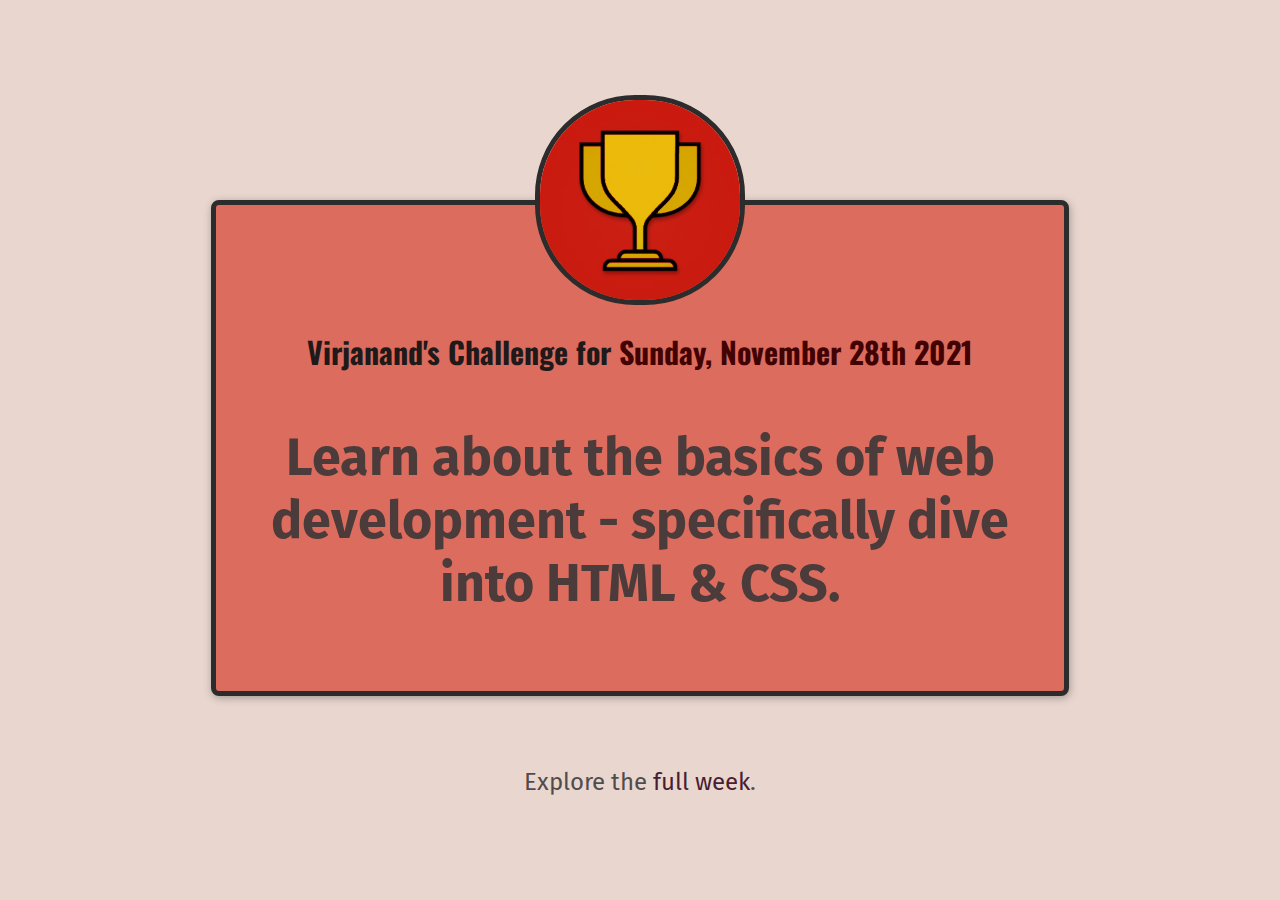
<file: index.html>
<!DOCTYPE html>
<html lang="en">
  <head>
    <meta charset="UTF-8" />
    <meta name="viewport" content="width=device-width, initial-scale=1.0" />
    <link rel="preconnect" href="https://fonts.googleapis.com" />
    <link rel="preconnect" href="https://fonts.gstatic.com" crossorigin />
    <link
      href="https://fonts.googleapis.com/css2?family=Fira+Sans:wght@400;700&family=Oswald:wght@700&display=swap"
      rel="stylesheet"
    />
    <link rel="stylesheet" href="styles/shared.css" />
    <link rel="stylesheet" href="styles/daily-challenge.css" />
    <link rel="icon" href="images/favicon.ico" type="image/x-icon" />
    <title>My Daily Challenge</title>
  </head>
  <body>
    <main>
      <img src="images/challenges-trophy.jpg" alt="A trophy" />
      <h1>Virjanand's Challenge for <span>Sunday, November 28th 2021</span></h1>
      <p id="todays-challenge">
        Learn about the basics of web development - specifically dive into HTML
        & CSS.
      </p>
    </main>
    <footer>
      <p>Explore the <a href="full-week.html">full week</a>.</p>
    </footer>
  </body>
</html>
</file>
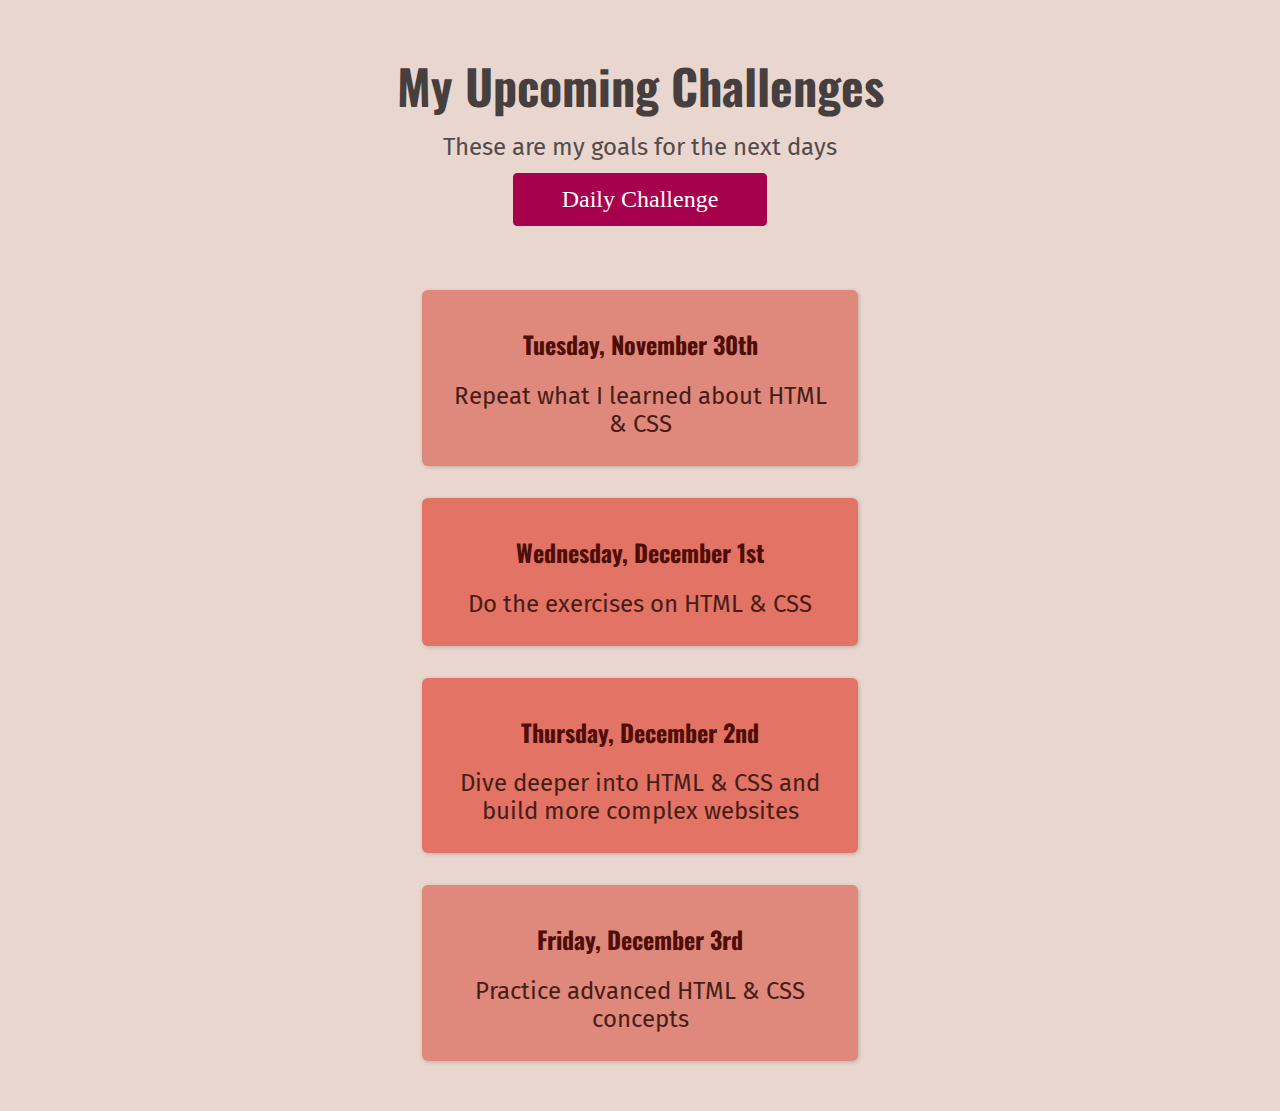
<file: full-week.html>
<!DOCTYPE html>
<html lang="en">
  <head>
    <meta charset="UTF-8" />
    <meta name="viewport" content="width=device-width, initial-scale=1.0" />
    <link rel="preconnect" href="https://fonts.googleapis.com" />
    <link rel="preconnect" href="https://fonts.gstatic.com" crossorigin />
    <link
      href="https://fonts.googleapis.com/css2?family=Fira+Sans:wght@400;700&family=Oswald:wght@700&display=swap"
      rel="stylesheet"
    />
    <link rel="stylesheet" href="styles/shared.css" />
    <link rel="stylesheet" href="styles/full-week.css" />
    <link rel="icon" href="images/favicon.ico" type="image/x-icon" />
    <title>My Upcoming Challenges</title>
  </head>
  <body>
    <header>
      <h1>My Upcoming Challenges</h1>
      <p id="description">These are my goals for the next days</p>
      <a href="index.html">Daily Challenge</a>
    </header>
    <main>
      <ol>
        <li>
          <h2>Tuesday, November 30th</h2>
          <p>Repeat what I learned about HTML & CSS</p>
        </li>
        <li class="highlight-goal">
          <h2>Wednesday, December 1st</h2>
          <p>Do the exercises on HTML & CSS</p>
        </li>
        <li class="highlight-goal">
          <h2>Thursday, December 2nd</h2>
          <p>Dive deeper into HTML & CSS and build more complex websites</p>
        </li>
        <li>
          <h2>Friday, December 3rd</h2>
          <p>Practice advanced HTML & CSS concepts</p>
        </li>
      </ol>
    </main>
  </body>
</html>
</file>
<file: styles/shared.css>
body {
  text-align: center;
  background-color: rgb(233, 215, 207);
  color: rgb(83, 75, 75);
  margin: 50px;
}

h1 {
  font-family: "Oswald", sans-serif;
}

p {
  font-family: "Fira Sans", sans-serif;
  font-size: 24px;
}

a {
  color: rgb(167, 1, 78);
  text-decoration: none;
}

a:hover {
  text-decoration: underline;
}
</file>
<file: styles/daily-challenge.css>
main {
  width: 800px;
  padding: 24px;
  background-color: rgb(219, 108, 94);
  border: 5px solid rgb(44, 44, 44);
  border-radius: 8px;
  box-shadow: 1px 2px 8px rgb(0, 0, 0, 0.3);
  margin: 200px auto 72px auto;
}

img {
  width: 200px;
  height: 200px;
  border: 5px solid rgb(44, 44, 44);
  border-radius: 100px;
  margin-top: -134px;
}

h1 {
  font-size: 30px;
  color: rgb(31, 25, 25);
}

a {
  color: rgb(73, 29, 50);
}

span {
  color: rgb(66, 2, 2);
}

#todays-challenge {
  color: rgb(75, 59, 59);
  font-weight: bold;
  font-size: 52px;
}
</file>
<file: styles/full-week.css>
header {
  margin-bottom: 64px;
}

h1 {
  font-size: 48px;
  color: rgb(71, 62, 62);
  margin: 0;
}

header p {
  margin: 12px 0;
}

a {
  padding: 12px 48px;
  background-color: rgb(167, 1, 78);
  color: white;
  border: 1px solid rgb(167, 1, 78);
  border-radius: 4px;
  font-size: 24px;
  display: inline-block;
  margin: 0;
}

a:hover {
  background-color: rgb(180, 12, 90);
  text-decoration: none;
}

ol {
  list-style: none;
  width: 500px;
  margin: 36px auto 0 auto;
  padding: 0;
}

li {
  padding: 16px;
  box-shadow: 1px 1px 4px rgba(0, 0, 0, 0.2);
  margin: 32px;
  background-color: rgb(223, 136, 124);
  border-radius: 6px;
}

h2 {
  color: rgb(78, 13, 5);
  font-family: "Oswald", sans-serif;
}

main p {
  margin: 12px;
  color: rgb(71, 29, 22);
}

.highlight-goal {
  background-color: rgb(226, 115, 101);
}
</file>
